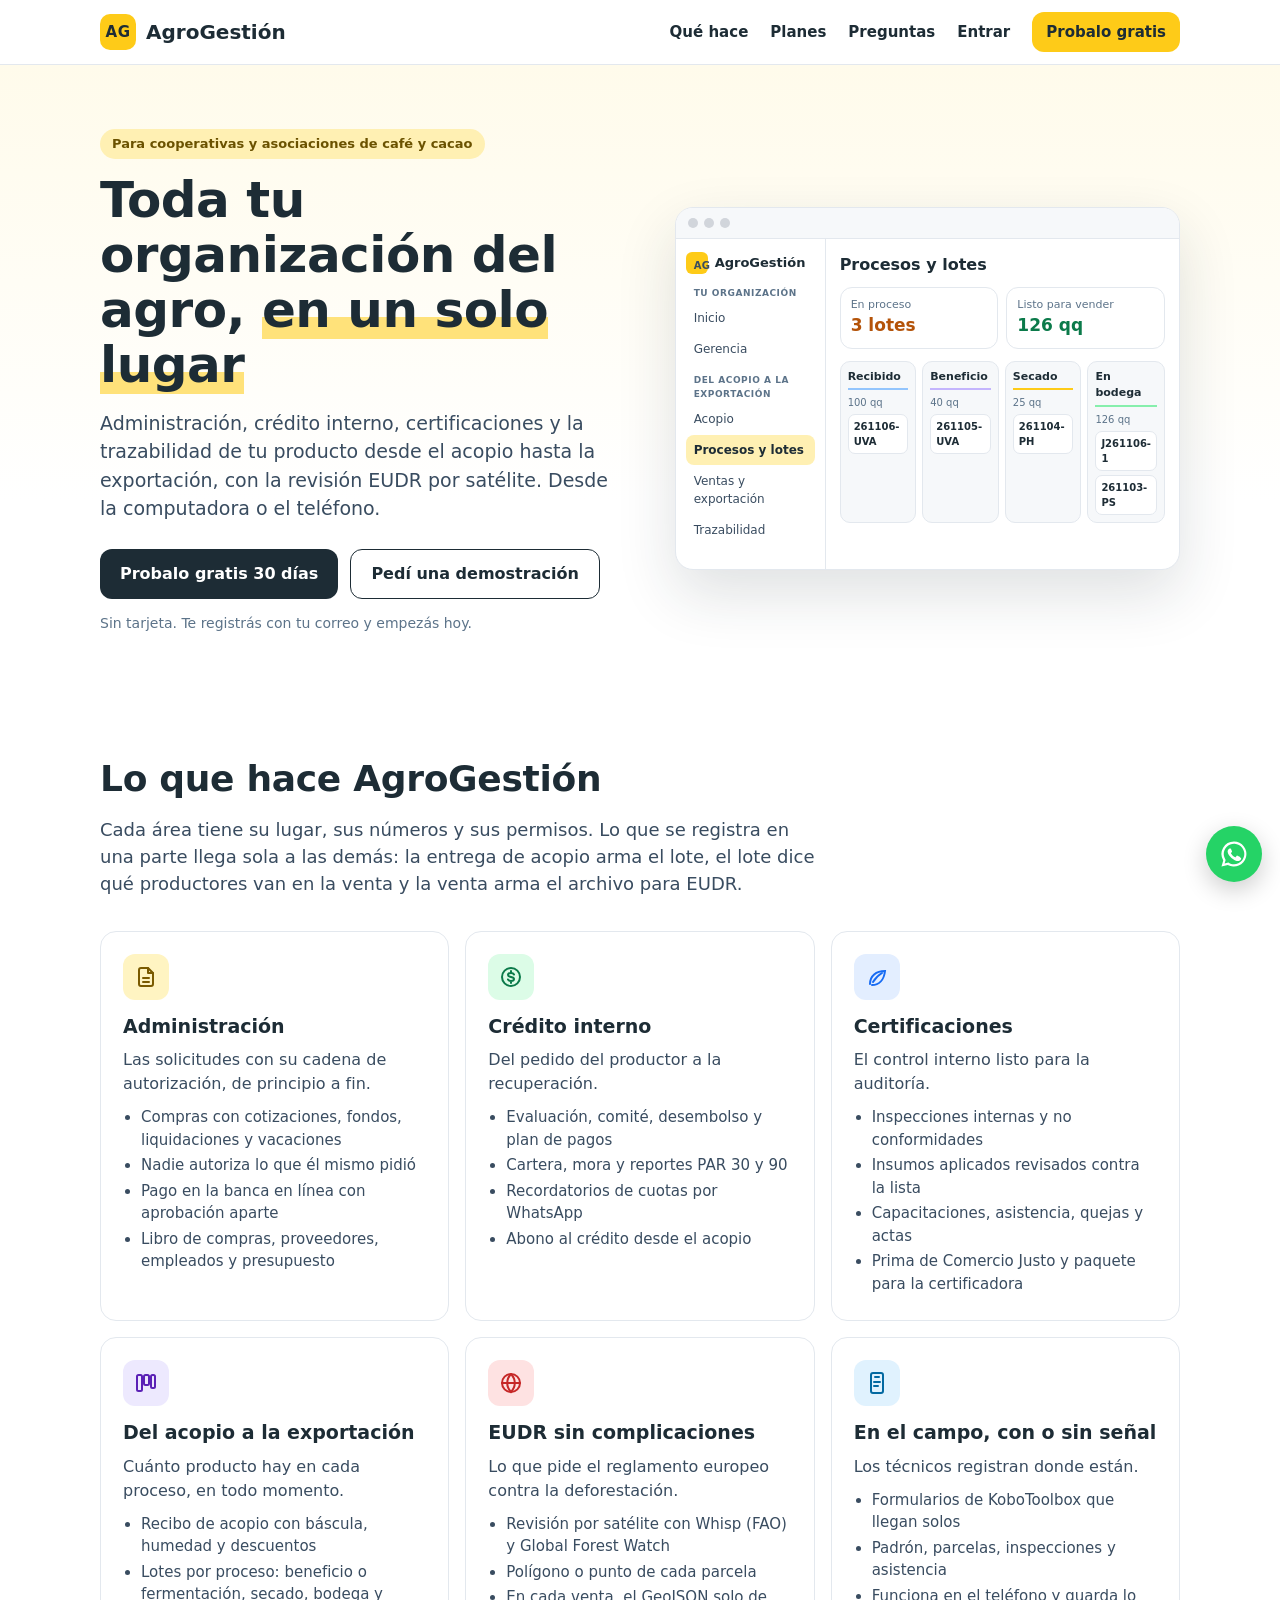
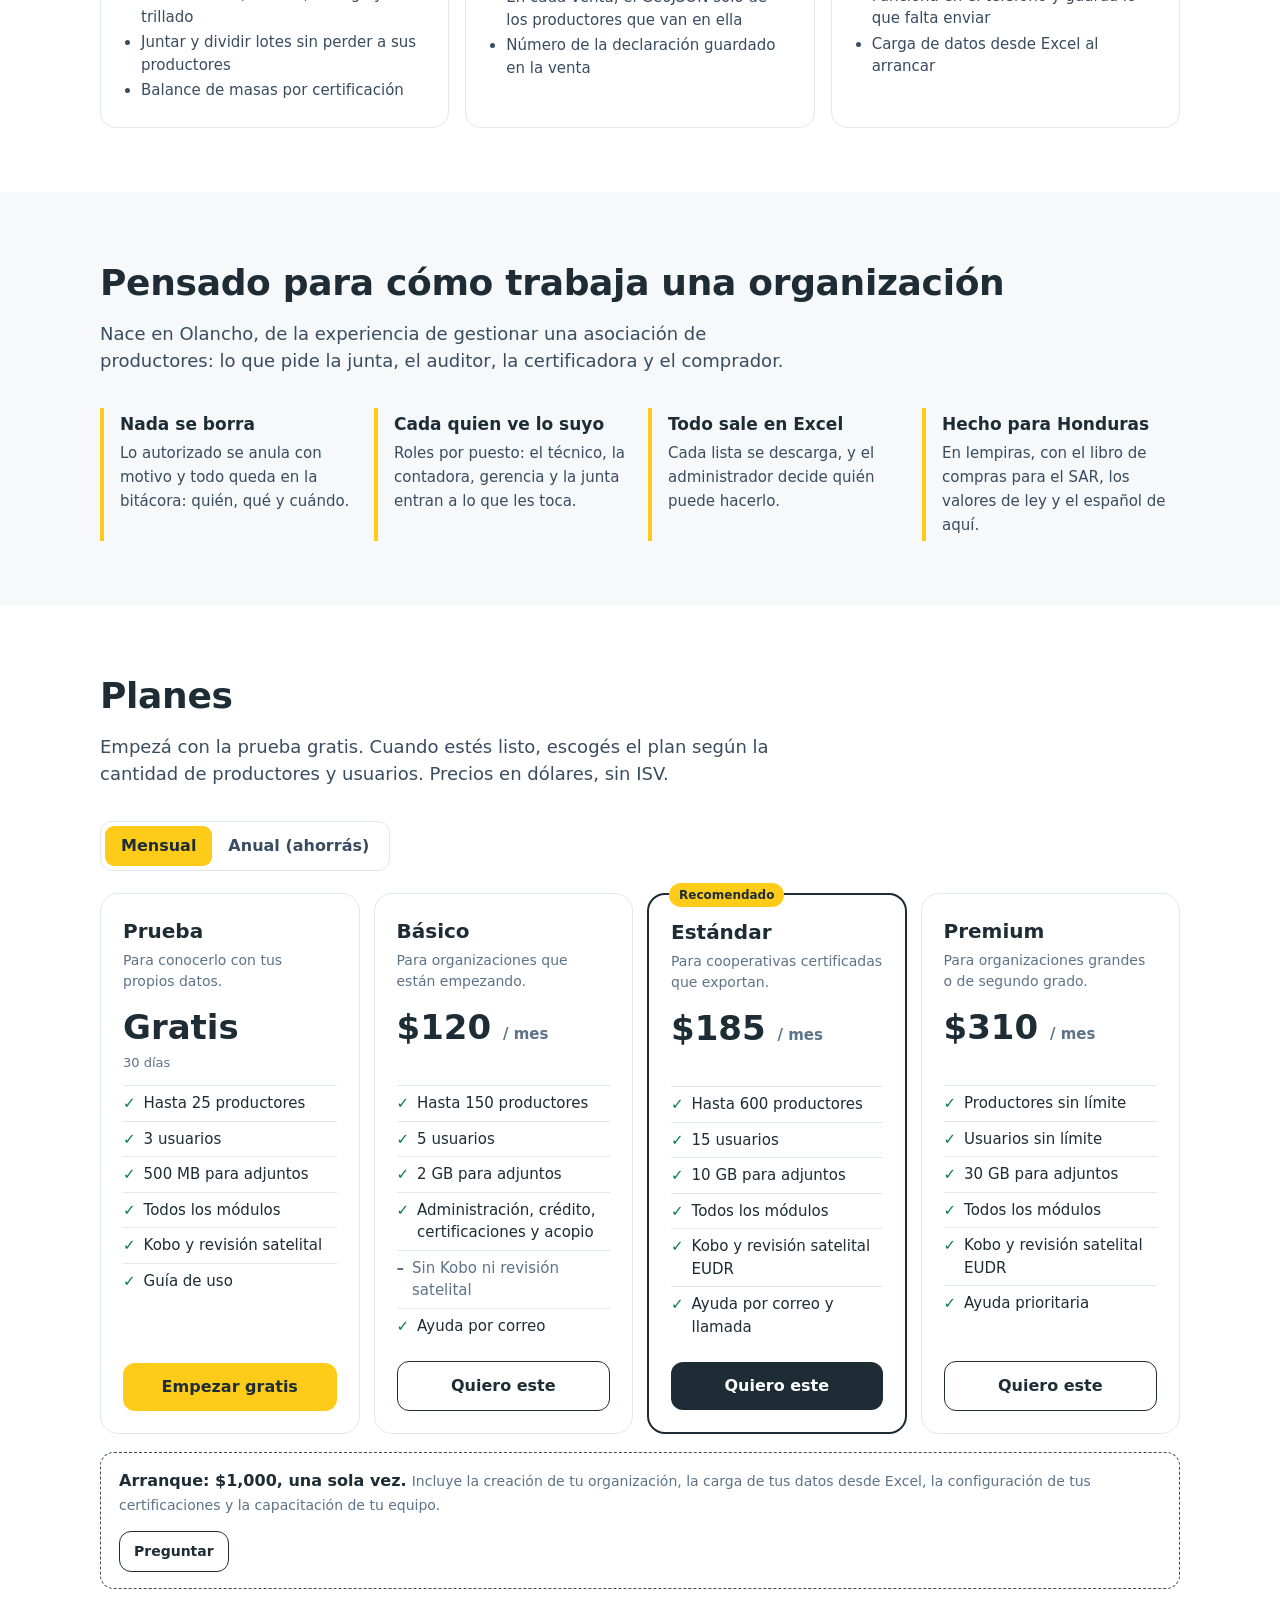
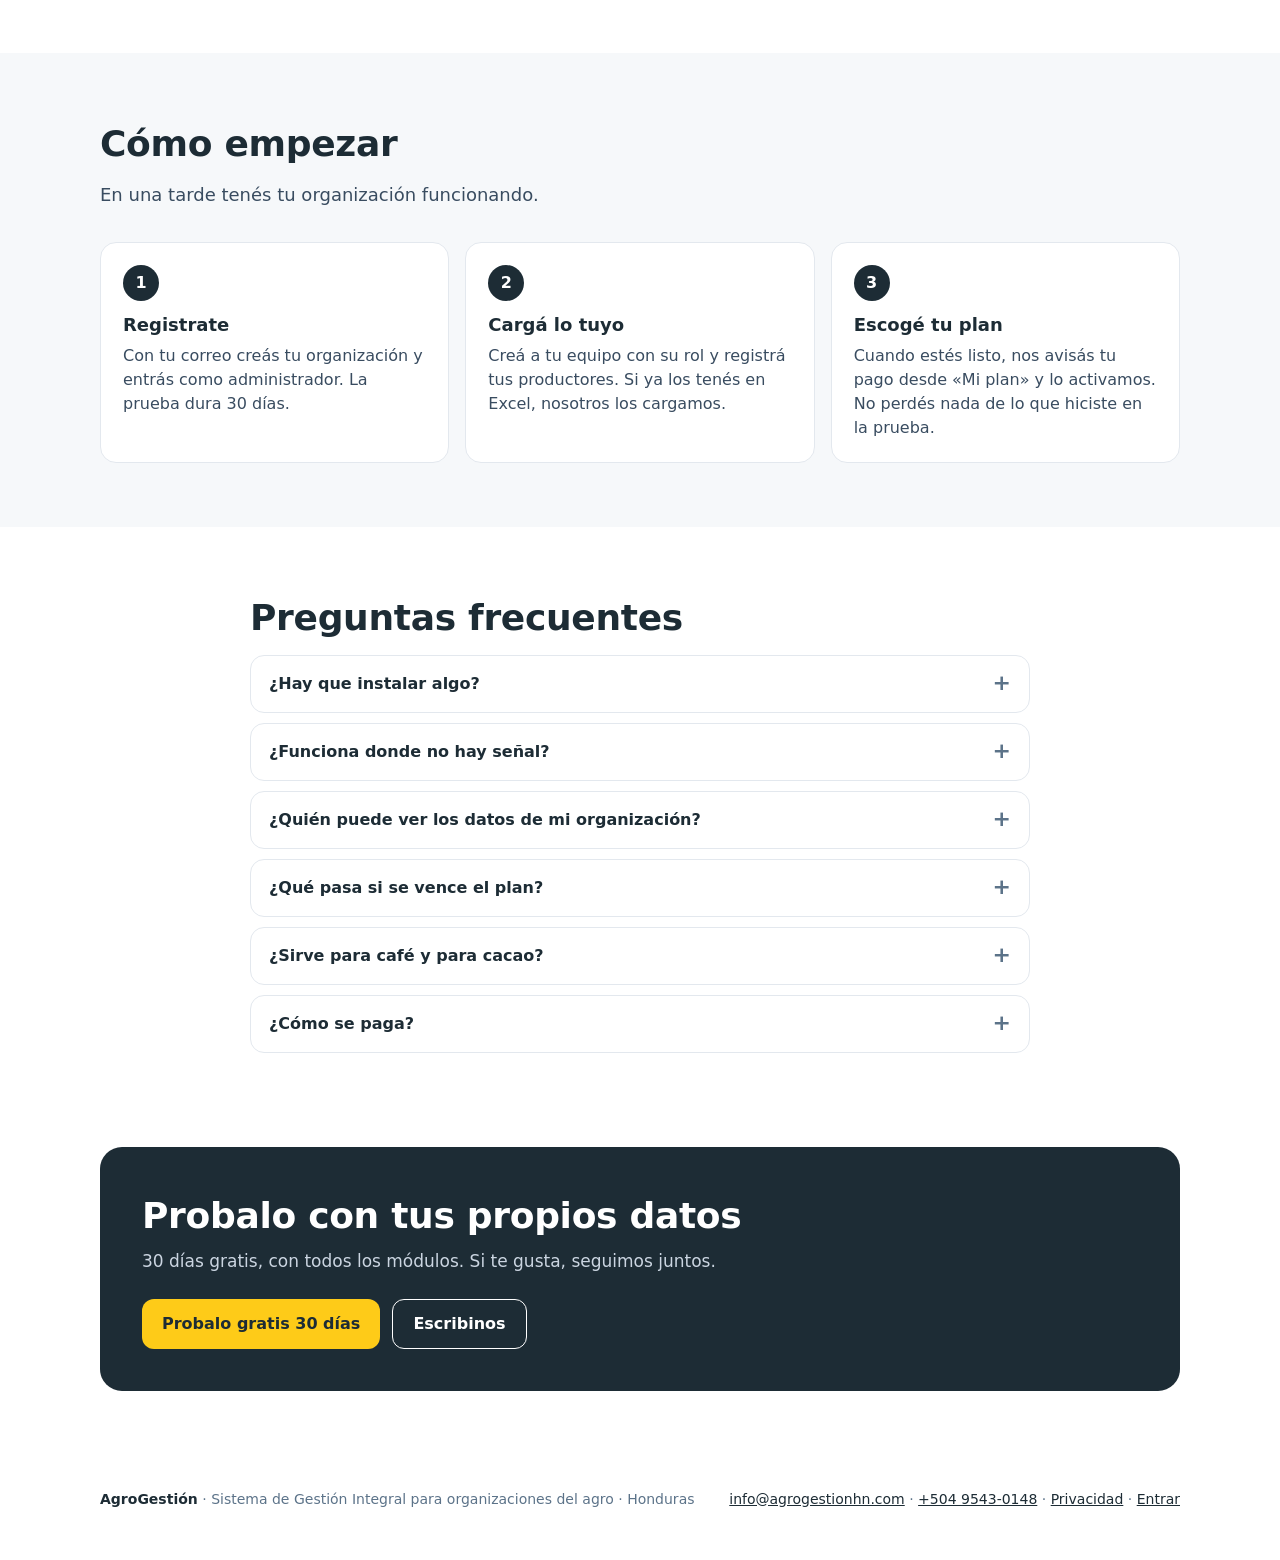
<file: inicio/index.html>
<!DOCTYPE html>
<html lang="es">
<head>
<meta charset="utf-8">
<meta name="viewport" content="width=device-width, initial-scale=1">
<title>AgroGestión – Sistema de Gestión Integral para organizaciones del agro</title>
<meta name="description" content="Administración, crédito interno, certificaciones, acopio, trazabilidad y EUDR en un solo lugar, para cooperativas y asociaciones de café y cacao de Honduras. Probalo gratis 30 días.">
<meta name="theme-color" content="#ffffff">
<meta property="og:title" content="AgroGestión – Toda tu organización del agro en un solo lugar">
<meta property="og:description" content="Administración, crédito, certificaciones, trazabilidad y EUDR para cooperativas de café y cacao. Probalo gratis 30 días.">
<meta property="og:image" content="https://app.agrogestionhn.com/iconos/ag-512.png">
<link rel="icon" href="/iconos/ag-192.png">
<link rel="apple-touch-icon" href="/iconos/ag-apple-180.png">
<style>
:root{--am:#FECB18;--am2:#F2BD00;--az:#1D2C35;--az2:#394C60;--gr:#5C7389;--bo:#E3E8EE;--fo:#F6F8FA;--li:#176BF3;--ve:#0B7A4A;--ro:#C62828}
*{box-sizing:border-box}
html{scroll-behavior:smooth}
body{margin:0;font-family:system-ui,-apple-system,"Segoe UI",Roboto,sans-serif;color:var(--az);background:#fff;line-height:1.5;font-size:16px}
a{color:var(--li)}
.cont{max-width:1120px;margin:0 auto;padding:0 20px}
/* barra */
.barra{position:sticky;top:0;z-index:10;background:rgba(255,255,255,.95);backdrop-filter:blur(6px);border-bottom:1px solid var(--bo)}
.barra .cont{display:flex;align-items:center;justify-content:space-between;gap:14px;height:64px}
.marca{display:flex;align-items:center;gap:10px;font-weight:800;font-size:20px;color:var(--az);text-decoration:none}
.logo{background:var(--am);color:var(--az);border-radius:10px;width:36px;height:36px;display:inline-flex;align-items:center;justify-content:center;font-size:15px;letter-spacing:.5px}
.menu{display:flex;gap:22px;align-items:center}
.menu a{color:var(--az);text-decoration:none;font-weight:600;font-size:15px}
.menu a:hover{color:var(--li)}
.btn{display:inline-flex;align-items:center;justify-content:center;gap:8px;font:inherit;font-weight:700;border-radius:12px;padding:12px 20px;text-decoration:none;border:0;cursor:pointer;white-space:nowrap}
.btn-p{background:var(--az);color:#fff}.btn-p:hover{background:#2E4250}
.btn-a{background:var(--am);color:var(--az)}.btn-a:hover{background:var(--am2)}
.btn-s{background:#fff;color:var(--az);border:1.5px solid var(--az)}.btn-s:hover{background:var(--fo)}
.btn-ch{padding:9px 14px;font-size:14px}
@media (max-width:860px){.menu .sec{display:none}}
/* portada */
.portada{padding:64px 0 40px;background:linear-gradient(180deg,#FFFBEB 0%,#fff 70%)}
.portada .cont{display:grid;grid-template-columns:1.05fr 1fr;gap:44px;align-items:center}
.eti{display:inline-block;background:#FFF0B3;color:#6B5200;font-weight:700;font-size:13px;border-radius:999px;padding:5px 12px;margin-bottom:14px}
h1{font-size:clamp(32px,4.6vw,50px);line-height:1.1;margin:0 0 16px;letter-spacing:-.5px}
h1 em{font-style:normal;background:linear-gradient(transparent 62%,#FFE27A 62%)}
.sub{font-size:19px;color:var(--az2);margin:0 0 26px;max-width:560px}
.acc{display:flex;gap:12px;flex-wrap:wrap}
.nota{color:var(--gr);font-size:14px}
.pie-portada{margin-top:14px}
/* maqueta de la app */
.maq{background:#fff;border:1px solid var(--bo);border-radius:18px;box-shadow:0 24px 60px rgba(29,44,53,.14);overflow:hidden}
.maq-b{display:flex;gap:6px;padding:10px 12px;border-bottom:1px solid var(--bo);background:var(--fo)}
.maq-b i{width:10px;height:10px;border-radius:50%;background:#D1D5DB;display:block}
.maq-c{display:grid;grid-template-columns:150px 1fr;min-height:330px}
.maq-l{border-right:1px solid var(--bo);padding:12px 10px;font-size:12px}
.maq-l b{display:flex;gap:7px;align-items:center;margin-bottom:12px;font-size:13px}
.maq-l .lg{width:22px;height:22px;font-size:10px;border-radius:6px}
.maq-l span{display:block;padding:6px 8px;border-radius:8px;color:var(--az2);margin:1px 0}
.maq-l span.ac{background:#FFF0B3;font-weight:700;color:var(--az)}
.maq-l small{display:block;color:var(--gr);font-size:9px;letter-spacing:.06em;text-transform:uppercase;font-weight:700;margin:10px 8px 3px}
.maq-m{padding:14px}
.maq-m h4{margin:0 0 10px;font-size:16px}
.mk{display:grid;grid-template-columns:1fr 1fr;gap:8px;margin-bottom:12px}
.mk div{border:1px solid var(--bo);border-radius:12px;padding:9px 10px;font-size:11px;color:var(--gr)}
.mk b{display:block;font-size:17px;color:var(--az)}
.mk .v b{color:var(--ve)}.mk .r b{color:var(--ro)}.mk .a b{color:#B45309}
.mt{display:grid;grid-template-columns:repeat(4,1fr);gap:6px}
.mt div{background:var(--fo);border:1px solid var(--bo);border-radius:10px;padding:7px;font-size:10px;color:var(--gr);min-height:86px}
.mt div b{display:block;color:var(--az);font-size:11px;margin-bottom:5px;border-bottom:2px solid #D1D5DB;padding-bottom:3px}
.mt div:nth-child(1) b{border-color:#93C5FD}.mt div:nth-child(2) b{border-color:#C4B5FD}.mt div:nth-child(3) b{border-color:var(--am)}.mt div:nth-child(4) b{border-color:#86EFAC}
.mt span{display:block;background:#fff;border:1px solid var(--bo);border-radius:7px;padding:4px 5px;margin-top:4px;color:var(--az);font-weight:700}
@media (max-width:900px){.portada .cont{grid-template-columns:1fr}.maq-c{grid-template-columns:1fr}.maq-l{display:none}}
/* secciones */
section{padding:64px 0}
.gris{background:var(--fo)}
h2{font-size:clamp(26px,3.2vw,36px);margin:0 0 10px;letter-spacing:-.3px}
.intro{color:var(--az2);font-size:18px;max-width:720px;margin:0 0 34px}
.mods{display:grid;grid-template-columns:repeat(3,1fr);gap:16px}
.mod{background:#fff;border:1px solid var(--bo);border-radius:16px;padding:22px}
.mod .ic{width:46px;height:46px;border-radius:12px;display:flex;align-items:center;justify-content:center;margin-bottom:12px}
.mod h3{margin:0 0 8px;font-size:19px}
.mod p{margin:0 0 10px;color:var(--az2)}
.mod ul{margin:0;padding-left:18px;color:var(--az2);font-size:15px}
.mod li{margin:3px 0}
.c1{background:#FFF4C2;color:#7A5A00}.c2{background:#DCFCE7;color:var(--ve)}.c3{background:#E3EEFF;color:var(--li)}.c4{background:#EDE9FE;color:#5B21B6}.c5{background:#FEE2E2;color:var(--ro)}.c6{background:#E0F2FE;color:#0369A1}
@media (max-width:960px){.mods{grid-template-columns:1fr 1fr}}
@media (max-width:620px){.mods{grid-template-columns:1fr}}
/* razones */
.razones{display:grid;grid-template-columns:repeat(4,1fr);gap:16px}
.razon{border-left:4px solid var(--am);padding:4px 0 4px 16px}
.razon b{display:block;font-size:17px;margin-bottom:4px}
.razon span{color:var(--az2);font-size:15px}
@media (max-width:900px){.razones{grid-template-columns:1fr 1fr}}
@media (max-width:560px){.razones{grid-template-columns:1fr}}
/* planes */
.periodo{display:inline-flex;background:#fff;border:1px solid var(--bo);border-radius:12px;padding:4px;margin-bottom:22px}
.periodo button{font:inherit;font-weight:700;border:0;background:none;border-radius:9px;padding:8px 16px;cursor:pointer;color:var(--az2)}
.periodo button.ac{background:var(--am);color:var(--az)}
.planes{display:grid;grid-template-columns:repeat(4,1fr);gap:14px;align-items:stretch}
.plan{background:#fff;border:1px solid var(--bo);border-radius:18px;padding:22px;display:flex;flex-direction:column}
.plan.dest{border:2px solid var(--az);position:relative}
.plan.dest::before{content:"Recomendado";position:absolute;top:-12px;left:20px;background:var(--am);color:var(--az);font-size:12px;font-weight:800;border-radius:999px;padding:3px 10px}
.plan h3{margin:0 0 4px;font-size:20px}
.plan .para{color:var(--gr);font-size:14px;min-height:40px}
.precio{font-size:34px;font-weight:800;margin:10px 0 0}
.precio small{font-size:15px;font-weight:600;color:var(--gr)}
.equiv{color:var(--gr);font-size:13px;min-height:20px;margin-bottom:12px}
.plan ul{list-style:none;padding:0;margin:0 0 18px;font-size:15px;flex:1}
.plan li{padding:6px 0;border-top:1px solid var(--bo);display:flex;gap:8px}
.plan li::before{content:"✓";color:var(--ve);font-weight:800}
.plan li.no{color:var(--gr)}.plan li.no::before{content:"–";color:var(--gr)}
.plan .btn{width:100%}
.arranque{margin-top:18px;background:#fff;border:1px dashed var(--az2);border-radius:14px;padding:16px 18px;display:flex;gap:14px;align-items:center;justify-content:space-between;flex-wrap:wrap}
@media (max-width:1000px){.planes{grid-template-columns:1fr 1fr}}
@media (max-width:560px){.planes{grid-template-columns:1fr}}
/* pasos */
.pasos{display:grid;grid-template-columns:repeat(3,1fr);gap:16px;counter-reset:p}
.paso{background:#fff;border:1px solid var(--bo);border-radius:16px;padding:22px;counter-increment:p}
.paso::before{content:counter(p);display:inline-flex;width:36px;height:36px;border-radius:50%;background:var(--az);color:#fff;font-weight:800;align-items:center;justify-content:center;margin-bottom:10px}
.paso b{display:block;font-size:18px;margin-bottom:6px}
.paso span{color:var(--az2)}
@media (max-width:760px){.pasos{grid-template-columns:1fr}}
/* preguntas */
.faq{max-width:820px}
details{border:1px solid var(--bo);border-radius:14px;padding:4px 18px;margin-bottom:10px;background:#fff}
summary{cursor:pointer;font-weight:700;padding:12px 0;list-style:none;display:flex;justify-content:space-between;gap:10px}
summary::-webkit-details-marker{display:none}
summary::after{content:"+";font-size:22px;line-height:1;color:var(--gr)}
details[open] summary::after{content:"–"}
details p{margin:0 0 14px;color:var(--az2)}
/* cierre */
.cierre{background:var(--az);color:#fff;border-radius:22px;padding:42px;display:flex;gap:24px;align-items:center;justify-content:space-between;flex-wrap:wrap}
.cierre h2{color:#fff;margin:0 0 6px}
.cierre p{margin:0;color:#CBD5E1;font-size:17px}
footer{padding:34px 0 50px;color:var(--gr);font-size:14px}
footer .cont{display:flex;gap:20px;justify-content:space-between;flex-wrap:wrap}
footer a{color:var(--az)}
.wa{position:fixed;right:18px;bottom:18px;width:56px;height:56px;border-radius:50%;background:#25D366;color:#fff;display:flex;align-items:center;justify-content:center;box-shadow:0 8px 24px rgba(0,0,0,.2);z-index:20}
</style>
</head>
<body>

<header class="barra"><div class="cont">
  <a class="marca" href="#"><span class="logo">AG</span>AgroGestión</a>
  <nav class="menu">
    <a class="sec" href="#modulos">Qué hace</a>
    <a class="sec" href="#planes">Planes</a>
    <a class="sec" href="#preguntas">Preguntas</a>
    <a href="https://app.agrogestionhn.com/#/entrar">Entrar</a>
    <a class="btn btn-a btn-ch" href="https://app.agrogestionhn.com/#/registro">Probalo gratis</a>
  </nav>
</div></header>

<div class="portada"><div class="cont">
  <div>
    <span class="eti">Para cooperativas y asociaciones de café y cacao</span>
    <h1>Toda tu organización del agro, <em>en un solo lugar</em></h1>
    <p class="sub">Administración, crédito interno, certificaciones y la trazabilidad de tu producto desde el acopio hasta la exportación, con la revisión EUDR por satélite. Desde la computadora o el teléfono.</p>
    <div class="acc">
      <a class="btn btn-p" href="https://app.agrogestionhn.com/#/registro">Probalo gratis 30 días</a>
      <a class="btn btn-s" href="https://wa.me/50495430148?text=Hola%2C%20quiero%20conocer%20AgroGesti%C3%B3n" target="_blank" rel="noopener">Pedí una demostración</a>
    </div>
    <p class="nota pie-portada">Sin tarjeta. Te registrás con tu correo y empezás hoy.</p>
  </div>
  <div class="maq" aria-hidden="true">
    <div class="maq-b"><i></i><i></i><i></i></div>
    <div class="maq-c">
      <div class="maq-l"><b><span class="logo lg">AG</span>AgroGestión</b>
        <small>Tu organización</small><span>Inicio</span><span>Gerencia</span>
        <small>Del acopio a la exportación</small><span>Acopio</span><span class="ac">Procesos y lotes</span><span>Ventas y exportación</span><span>Trazabilidad</span>
      </div>
      <div class="maq-m"><h4>Procesos y lotes</h4>
        <div class="mk"><div class="a">En proceso<b>3 lotes</b></div><div class="v">Listo para vender<b>126 qq</b></div></div>
        <div class="mt">
          <div><b>Recibido</b>100 qq<span>261106-UVA</span></div>
          <div><b>Beneficio</b>40 qq<span>261105-UVA</span></div>
          <div><b>Secado</b>25 qq<span>261104-PH</span></div>
          <div><b>En bodega</b>126 qq<span>J261106-1</span><span>261103-PS</span></div>
        </div>
      </div>
    </div>
  </div>
</div></div>

<section id="modulos"><div class="cont">
  <h2>Lo que hace AgroGestión</h2>
  <p class="intro">Cada área tiene su lugar, sus números y sus permisos. Lo que se registra en una parte llega sola a las demás: la entrega de acopio arma el lote, el lote dice qué productores van en la venta y la venta arma el archivo para EUDR.</p>
  <div class="mods">
    <div class="mod"><div class="ic c1"><svg width="24" height="24" viewBox="0 0 24 24" fill="none" stroke="currentColor" stroke-width="2" stroke-linecap="round" stroke-linejoin="round"><path d="M14 3H7a2 2 0 0 0-2 2v14a2 2 0 0 0 2 2h10a2 2 0 0 0 2-2V8z"/><path d="M14 3v5h5M9 13h6M9 17h6"/></svg></div>
      <h3>Administración</h3><p>Las solicitudes con su cadena de autorización, de principio a fin.</p>
      <ul><li>Compras con cotizaciones, fondos, liquidaciones y vacaciones</li><li>Nadie autoriza lo que él mismo pidió</li><li>Pago en la banca en línea con aprobación aparte</li><li>Libro de compras, proveedores, empleados y presupuesto</li></ul></div>
    <div class="mod"><div class="ic c2"><svg width="24" height="24" viewBox="0 0 24 24" fill="none" stroke="currentColor" stroke-width="2" stroke-linecap="round"><circle cx="12" cy="12" r="9"/><path d="M15 9.5c-.5-1-1.6-1.5-3-1.5-1.7 0-3 .9-3 2s1.3 1.7 3 2 3 .9 3 2-1.3 2-3 2c-1.4 0-2.5-.5-3-1.5M12 6v2M12 16v2"/></svg></div>
      <h3>Crédito interno</h3><p>Del pedido del productor a la recuperación.</p>
      <ul><li>Evaluación, comité, desembolso y plan de pagos</li><li>Cartera, mora y reportes PAR 30 y 90</li><li>Recordatorios de cuotas por WhatsApp</li><li>Abono al crédito desde el acopio</li></ul></div>
    <div class="mod"><div class="ic c3"><svg width="24" height="24" viewBox="0 0 24 24" fill="none" stroke="currentColor" stroke-width="2" stroke-linecap="round"><path d="M5 19c0-8 6-13 15-13-1 9-6 14-13 14"/><path d="M8 17c2.5-4 5.5-7 9-9"/></svg></div>
      <h3>Certificaciones</h3><p>El control interno listo para la auditoría.</p>
      <ul><li>Inspecciones internas y no conformidades</li><li>Insumos aplicados revisados contra la lista</li><li>Capacitaciones, asistencia, quejas y actas</li><li>Prima de Comercio Justo y paquete para la certificadora</li></ul></div>
    <div class="mod"><div class="ic c4"><svg width="24" height="24" viewBox="0 0 24 24" fill="none" stroke="currentColor" stroke-width="2" stroke-linecap="round"><rect x="3" y="4" width="5" height="16" rx="1.5"/><rect x="10" y="4" width="5" height="10" rx="1.5"/><rect x="17" y="4" width="4" height="13" rx="1.5"/></svg></div>
      <h3>Del acopio a la exportación</h3><p>Cuánto producto hay en cada proceso, en todo momento.</p>
      <ul><li>Recibo de acopio con báscula, humedad y descuentos</li><li>Lotes por proceso: beneficio o fermentación, secado, bodega y trillado</li><li>Juntar y dividir lotes sin perder a sus productores</li><li>Balance de masas por certificación</li></ul></div>
    <div class="mod"><div class="ic c5"><svg width="24" height="24" viewBox="0 0 24 24" fill="none" stroke="currentColor" stroke-width="2" stroke-linecap="round"><circle cx="12" cy="12" r="9"/><path d="M3 12h18M12 3c2.5 2.7 3.8 5.7 3.8 9s-1.3 6.3-3.8 9c-2.5-2.7-3.8-5.7-3.8-9S9.5 5.7 12 3"/></svg></div>
      <h3>EUDR sin complicaciones</h3><p>Lo que pide el reglamento europeo contra la deforestación.</p>
      <ul><li>Revisión por satélite con Whisp (FAO) y Global Forest Watch</li><li>Polígono o punto de cada parcela</li><li>En cada venta, el GeoJSON solo de los productores que van en ella</li><li>Número de la declaración guardado en la venta</li></ul></div>
    <div class="mod"><div class="ic c6"><svg width="24" height="24" viewBox="0 0 24 24" fill="none" stroke="currentColor" stroke-width="2" stroke-linecap="round"><rect x="6" y="2" width="12" height="20" rx="2"/><path d="M10 6h4M9 11h6M9 15h4"/></svg></div>
      <h3>En el campo, con o sin señal</h3><p>Los técnicos registran donde están.</p>
      <ul><li>Formularios de KoboToolbox que llegan solos</li><li>Padrón, parcelas, inspecciones y asistencia</li><li>Funciona en el teléfono y guarda lo que falta enviar</li><li>Carga de datos desde Excel al arrancar</li></ul></div>
  </div>
</div></section>

<section class="gris"><div class="cont">
  <h2>Pensado para cómo trabaja una organización</h2>
  <p class="intro">Nace en Olancho, de la experiencia de gestionar una asociación de productores: lo que pide la junta, el auditor, la certificadora y el comprador.</p>
  <div class="razones">
    <div class="razon"><b>Nada se borra</b><span>Lo autorizado se anula con motivo y todo queda en la bitácora: quién, qué y cuándo.</span></div>
    <div class="razon"><b>Cada quien ve lo suyo</b><span>Roles por puesto: el técnico, la contadora, gerencia y la junta entran a lo que les toca.</span></div>
    <div class="razon"><b>Todo sale en Excel</b><span>Cada lista se descarga, y el administrador decide quién puede hacerlo.</span></div>
    <div class="razon"><b>Hecho para Honduras</b><span>En lempiras, con el libro de compras para el SAR, los valores de ley y el español de aquí.</span></div>
  </div>
</div></section>

<section id="planes"><div class="cont">
  <h2>Planes</h2>
  <p class="intro">Empezá con la prueba gratis. Cuando estés listo, escogés el plan según la cantidad de productores y usuarios. Precios en dólares, sin ISV.</p>
  <div class="periodo" role="tablist"><button type="button" class="ac" data-p="mes">Mensual</button><button type="button" data-p="anio">Anual (ahorrás)</button></div>
  <div class="planes">
    <div class="plan"><h3>Prueba</h3><div class="para">Para conocerlo con tus propios datos.</div>
      <div class="precio">Gratis</div><div class="equiv">30 días</div>
      <ul><li>Hasta 25 productores</li><li>3 usuarios</li><li>500 MB para adjuntos</li><li>Todos los módulos</li><li>Kobo y revisión satelital</li><li>Guía de uso</li></ul>
      <a class="btn btn-a" href="https://app.agrogestionhn.com/#/registro">Empezar gratis</a></div>
    <div class="plan"><h3>Básico</h3><div class="para">Para organizaciones que están empezando.</div>
      <div class="precio" data-mes="$120" data-anio="$930"><span>$120</span> <small data-mes="/ mes" data-anio="/ año">/ mes</small></div><div class="equiv" data-mes="" data-anio="Unos $78 al mes">&nbsp;</div>
      <ul><li>Hasta 150 productores</li><li>5 usuarios</li><li>2 GB para adjuntos</li><li>Administración, crédito, certificaciones y acopio</li><li class="no">Sin Kobo ni revisión satelital</li><li>Ayuda por correo</li></ul>
      <a class="btn btn-s" href="https://wa.me/50495430148?text=Hola%2C%20me%20interesa%20el%20plan%20B%C3%A1sico%20de%20AgroGesti%C3%B3n" target="_blank" rel="noopener">Quiero este</a></div>
    <div class="plan dest"><h3>Estándar</h3><div class="para">Para cooperativas certificadas que exportan.</div>
      <div class="precio" data-mes="$185" data-anio="$1,450"><span>$185</span> <small data-mes="/ mes" data-anio="/ año">/ mes</small></div><div class="equiv" data-mes="" data-anio="Unos $121 al mes">&nbsp;</div>
      <ul><li>Hasta 600 productores</li><li>15 usuarios</li><li>10 GB para adjuntos</li><li>Todos los módulos</li><li>Kobo y revisión satelital EUDR</li><li>Ayuda por correo y llamada</li></ul>
      <a class="btn btn-p" href="https://wa.me/50495430148?text=Hola%2C%20me%20interesa%20el%20plan%20Est%C3%A1ndar%20de%20AgroGesti%C3%B3n" target="_blank" rel="noopener">Quiero este</a></div>
    <div class="plan"><h3>Premium</h3><div class="para">Para organizaciones grandes o de segundo grado.</div>
      <div class="precio" data-mes="$310" data-anio="$2,420"><span>$310</span> <small data-mes="/ mes" data-anio="/ año">/ mes</small></div><div class="equiv" data-mes="" data-anio="Unos $202 al mes">&nbsp;</div>
      <ul><li>Productores sin límite</li><li>Usuarios sin límite</li><li>30 GB para adjuntos</li><li>Todos los módulos</li><li>Kobo y revisión satelital EUDR</li><li>Ayuda prioritaria</li></ul>
      <a class="btn btn-s" href="https://wa.me/50495430148?text=Hola%2C%20me%20interesa%20el%20plan%20Premium%20de%20AgroGesti%C3%B3n" target="_blank" rel="noopener">Quiero este</a></div>
  </div>
  <div class="arranque"><div><b>Arranque: $1,000, una sola vez.</b> <span class="nota">Incluye la creación de tu organización, la carga de tus datos desde Excel, la configuración de tus certificaciones y la capacitación de tu equipo.</span></div>
    <a class="btn btn-s btn-ch" href="https://wa.me/50495430148?text=Hola%2C%20quiero%20saber%20m%C3%A1s%20del%20arranque%20de%20AgroGesti%C3%B3n" target="_blank" rel="noopener">Preguntar</a></div>
</div></section>

<section class="gris"><div class="cont">
  <h2>Cómo empezar</h2>
  <p class="intro">En una tarde tenés tu organización funcionando.</p>
  <div class="pasos">
    <div class="paso"><b>Registrate</b><span>Con tu correo creás tu organización y entrás como administrador. La prueba dura 30 días.</span></div>
    <div class="paso"><b>Cargá lo tuyo</b><span>Creá a tu equipo con su rol y registrá tus productores. Si ya los tenés en Excel, nosotros los cargamos.</span></div>
    <div class="paso"><b>Escogé tu plan</b><span>Cuando estés listo, nos avisás tu pago desde «Mi plan» y lo activamos. No perdés nada de lo que hiciste en la prueba.</span></div>
  </div>
</div></section>

<section id="preguntas"><div class="cont faq">
  <h2>Preguntas frecuentes</h2>
  <details><summary>¿Hay que instalar algo?</summary><p>No. Se abre en el navegador de la computadora o del teléfono, en app.agrogestionhn.com. En el teléfono se puede agregar a la pantalla de inicio como una aplicación.</p></details>
  <details><summary>¿Funciona donde no hay señal?</summary><p>Sí, para el trabajo de campo. Con los formularios de KoboToolbox los técnicos llenan inspecciones, padrón y asistencia sin señal, y todo llega solo a AgroGestión cuando vuelve la conexión. La aplicación también guarda en el teléfono lo que falta enviar.</p></details>
  <details><summary>¿Quién puede ver los datos de mi organización?</summary><p>Solo las personas de tu organización, y cada una según su rol. Ninguna otra organización ve tus datos. El administrador de tu organización decide quién entra a cada sección y quién puede descargar en Excel.</p></details>
  <details><summary>¿Qué pasa si se vence el plan?</summary><p>Tu organización queda en solo lectura: podés ver y descargar todo, pero no registrar cosas nuevas hasta renovar. No se borra nada.</p></details>
  <details><summary>¿Sirve para café y para cacao?</summary><p>Sí. En la configuración escogés café, cacao o los dos. Los procesos, las formas del producto (uva, pergamino, oro; baba, fermentado, seco) y los factores de conversión se ajustan a cada uno.</p></details>
  <details><summary>¿Cómo se paga?</summary><p>Por ahora con transferencia o depósito. Desde «Mi plan» nos avisás el pago con el comprobante y lo activamos. Escribinos a info@agrogestionhn.com o al +504 9543-0148.</p></details>
</div></section>

<section style="padding-top:20px"><div class="cont">
  <div class="cierre"><div><h2>Probalo con tus propios datos</h2><p>30 días gratis, con todos los módulos. Si te gusta, seguimos juntos.</p></div>
    <div class="acc"><a class="btn btn-a" href="https://app.agrogestionhn.com/#/registro">Probalo gratis 30 días</a><a class="btn btn-s" style="background:transparent;color:#fff;border-color:#fff" href="https://wa.me/50495430148?text=Hola%2C%20quiero%20conocer%20AgroGesti%C3%B3n" target="_blank" rel="noopener">Escribinos</a></div></div>
</div></section>

<footer><div class="cont">
  <div><b style="color:var(--az)">AgroGestión</b> · Sistema de Gestión Integral para organizaciones del agro · Honduras</div>
  <div><a href="mailto:info@agrogestionhn.com">info@agrogestionhn.com</a> · <a href="https://wa.me/50495430148" target="_blank" rel="noopener">+504 9543-0148</a> · <a href="https://app.agrogestionhn.com/privacidad.html">Privacidad</a> · <a href="https://app.agrogestionhn.com/#/entrar">Entrar</a></div>
</div></footer>

<a class="wa" href="https://wa.me/50495430148?text=Hola%2C%20quiero%20conocer%20AgroGesti%C3%B3n" target="_blank" rel="noopener" aria-label="Escribinos por WhatsApp"><svg width="30" height="30" viewBox="0 0 24 24" fill="currentColor" aria-hidden="true"><path d="M12 2a10 10 0 0 0-8.6 15.1L2 22l5-1.3A10 10 0 1 0 12 2zm0 18.2c-1.5 0-3-.4-4.2-1.2l-.3-.2-3 .8.8-2.9-.2-.3A8.2 8.2 0 1 1 12 20.2zm4.5-6.1c-.2-.1-1.5-.7-1.7-.8-.2-.1-.4-.1-.6.1l-.8 1c-.1.2-.3.2-.5.1a6.7 6.7 0 0 1-3.3-2.9c-.3-.4.3-.4.8-1.4.1-.2 0-.3 0-.4l-.8-1.8c-.2-.5-.4-.4-.6-.4h-.5a1 1 0 0 0-.7.3 3 3 0 0 0-.9 2.2 5.2 5.2 0 0 0 1.1 2.8 11.9 11.9 0 0 0 4.6 4c1.7.7 2.4.8 3.2.7.5-.1 1.5-.6 1.7-1.2.2-.6.2-1.1.2-1.2-.1-.1-.3-.2-.5-.3z"/></svg></a>

<script>
document.querySelectorAll('.periodo button').forEach(b => b.onclick = () => {
  const p = b.dataset.p;
  document.querySelectorAll('.periodo button').forEach(x => x.classList.toggle('ac', x === b));
  document.querySelectorAll('.precio[data-mes]').forEach(e => { e.querySelector('span').textContent = e.dataset[p]; const s = e.querySelector('small'); s.textContent = s.dataset[p]; });
  document.querySelectorAll('.equiv[data-mes]').forEach(e => { e.innerHTML = e.dataset[p] || '&nbsp;'; });
});
</script>
</body>
</html>
</file>
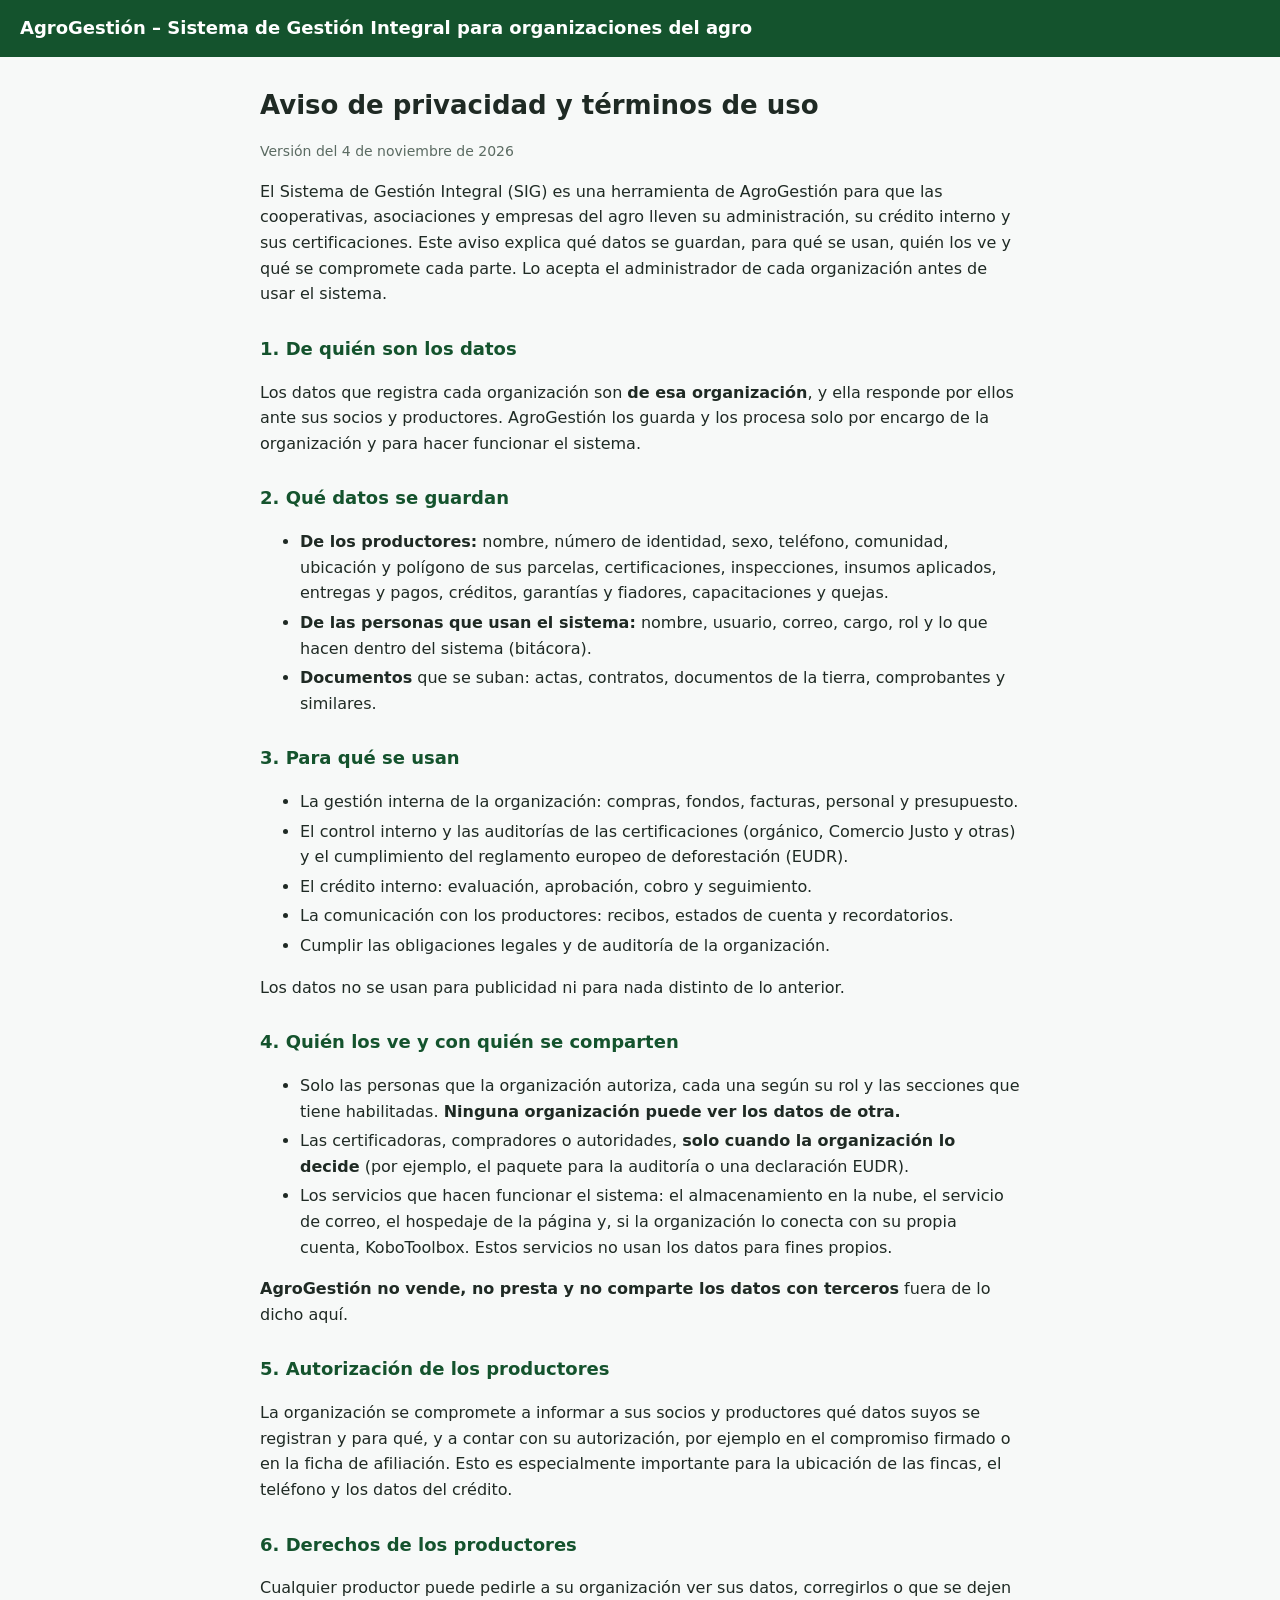
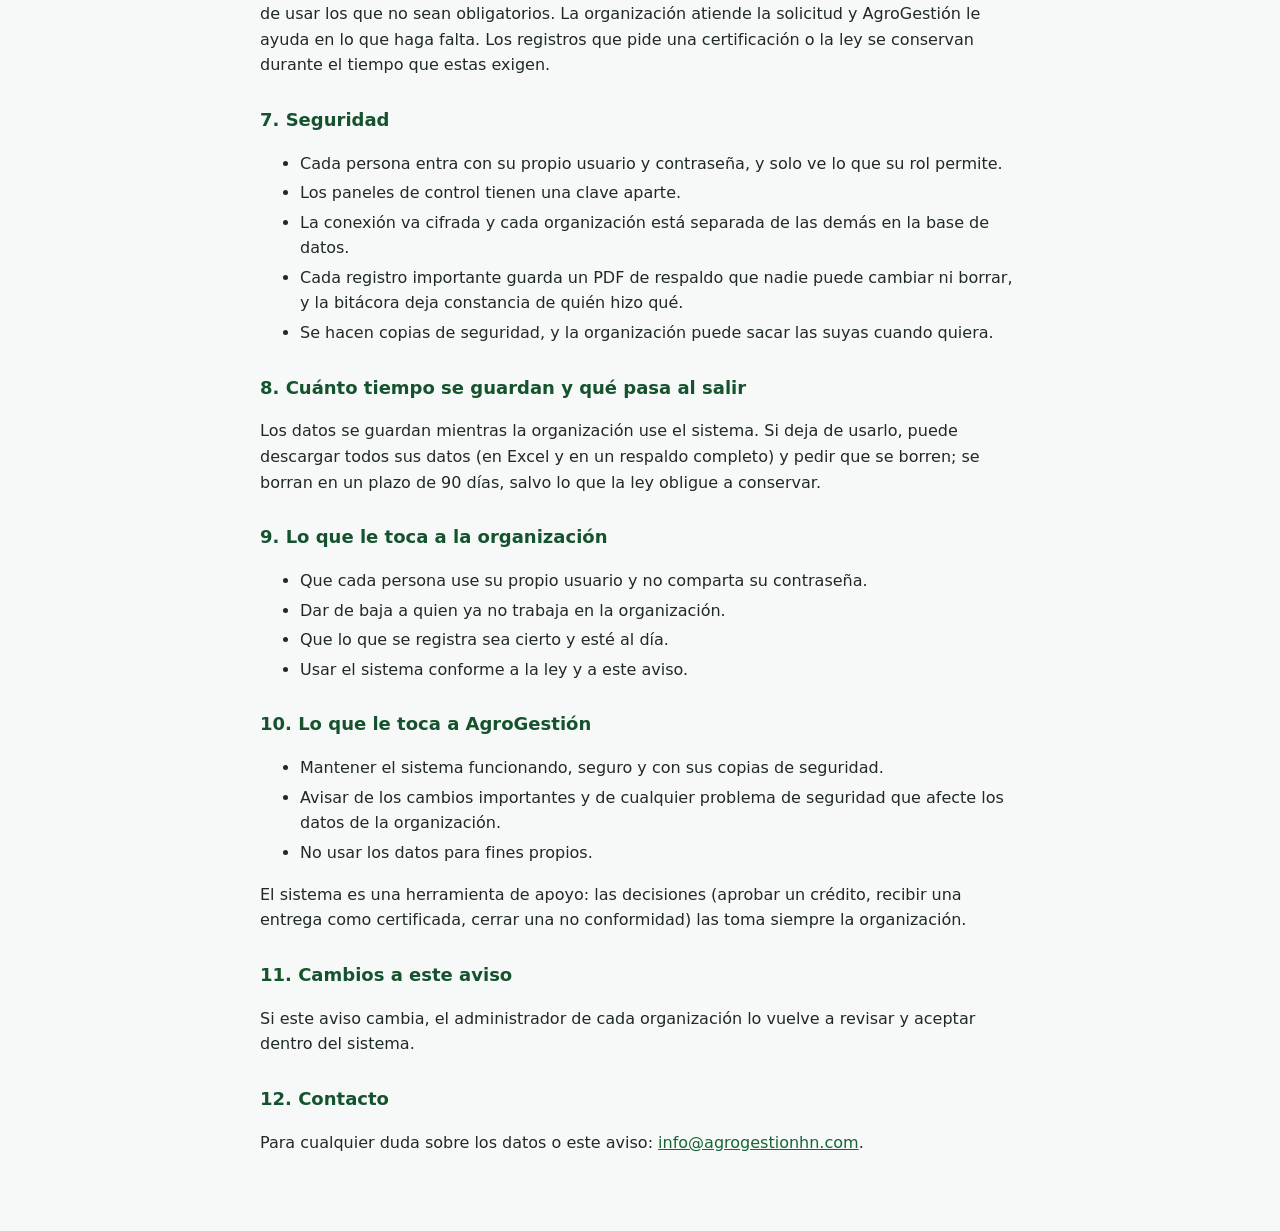
<file: privacidad.html>
<!DOCTYPE html>
<html lang="es">
<head>
<meta charset="utf-8">
<meta name="viewport" content="width=device-width, initial-scale=1">
<meta name="terminos-version" content="2026-11-04">
<title>Aviso de privacidad y términos de uso · SIG</title>
<style>
  body{font-family:system-ui,-apple-system,"Segoe UI",Roboto,sans-serif;color:#1f2a24;background:#f7f9f8;margin:0;line-height:1.6}
  main{max-width:760px;margin:0 auto;padding:28px 20px 60px}
  header{background:#14532d;color:#fff;padding:14px 20px}
  header b{font-size:18px}
  h1{font-size:26px;margin:0 0 4px}
  h2{font-size:18px;margin:28px 0 6px;color:#14532d}
  .nota{color:#5b6b62;font-size:14px}
  li{margin:4px 0}
  a{color:#166534}
  @media print{header{display:none}body{background:#fff}}
</style>
</head>
<body>
<header><b>AgroGestión – Sistema de Gestión Integral para organizaciones del agro</b></header>
<main>
<h1>Aviso de privacidad y términos de uso</h1>
<p class="nota">Versión del 4 de noviembre de 2026</p>

<p>El Sistema de Gestión Integral (SIG) es una herramienta de AgroGestión para que las cooperativas, asociaciones y empresas del agro lleven su administración, su crédito interno y sus certificaciones. Este aviso explica qué datos se guardan, para qué se usan, quién los ve y qué se compromete cada parte. Lo acepta el administrador de cada organización antes de usar el sistema.</p>

<h2>1. De quién son los datos</h2>
<p>Los datos que registra cada organización son <b>de esa organización</b>, y ella responde por ellos ante sus socios y productores. AgroGestión los guarda y los procesa solo por encargo de la organización y para hacer funcionar el sistema.</p>

<h2>2. Qué datos se guardan</h2>
<ul>
<li><b>De los productores:</b> nombre, número de identidad, sexo, teléfono, comunidad, ubicación y polígono de sus parcelas, certificaciones, inspecciones, insumos aplicados, entregas y pagos, créditos, garantías y fiadores, capacitaciones y quejas.</li>
<li><b>De las personas que usan el sistema:</b> nombre, usuario, correo, cargo, rol y lo que hacen dentro del sistema (bitácora).</li>
<li><b>Documentos</b> que se suban: actas, contratos, documentos de la tierra, comprobantes y similares.</li>
</ul>

<h2>3. Para qué se usan</h2>
<ul>
<li>La gestión interna de la organización: compras, fondos, facturas, personal y presupuesto.</li>
<li>El control interno y las auditorías de las certificaciones (orgánico, Comercio Justo y otras) y el cumplimiento del reglamento europeo de deforestación (EUDR).</li>
<li>El crédito interno: evaluación, aprobación, cobro y seguimiento.</li>
<li>La comunicación con los productores: recibos, estados de cuenta y recordatorios.</li>
<li>Cumplir las obligaciones legales y de auditoría de la organización.</li>
</ul>
<p>Los datos no se usan para publicidad ni para nada distinto de lo anterior.</p>

<h2>4. Quién los ve y con quién se comparten</h2>
<ul>
<li>Solo las personas que la organización autoriza, cada una según su rol y las secciones que tiene habilitadas. <b>Ninguna organización puede ver los datos de otra.</b></li>
<li>Las certificadoras, compradores o autoridades, <b>solo cuando la organización lo decide</b> (por ejemplo, el paquete para la auditoría o una declaración EUDR).</li>
<li>Los servicios que hacen funcionar el sistema: el almacenamiento en la nube, el servicio de correo, el hospedaje de la página y, si la organización lo conecta con su propia cuenta, KoboToolbox. Estos servicios no usan los datos para fines propios.</li>
</ul>
<p><b>AgroGestión no vende, no presta y no comparte los datos con terceros</b> fuera de lo dicho aquí.</p>

<h2>5. Autorización de los productores</h2>
<p>La organización se compromete a informar a sus socios y productores qué datos suyos se registran y para qué, y a contar con su autorización, por ejemplo en el compromiso firmado o en la ficha de afiliación. Esto es especialmente importante para la ubicación de las fincas, el teléfono y los datos del crédito.</p>

<h2>6. Derechos de los productores</h2>
<p>Cualquier productor puede pedirle a su organización ver sus datos, corregirlos o que se dejen de usar los que no sean obligatorios. La organización atiende la solicitud y AgroGestión le ayuda en lo que haga falta. Los registros que pide una certificación o la ley se conservan durante el tiempo que estas exigen.</p>

<h2>7. Seguridad</h2>
<ul>
<li>Cada persona entra con su propio usuario y contraseña, y solo ve lo que su rol permite.</li>
<li>Los paneles de control tienen una clave aparte.</li>
<li>La conexión va cifrada y cada organización está separada de las demás en la base de datos.</li>
<li>Cada registro importante guarda un PDF de respaldo que nadie puede cambiar ni borrar, y la bitácora deja constancia de quién hizo qué.</li>
<li>Se hacen copias de seguridad, y la organización puede sacar las suyas cuando quiera.</li>
</ul>

<h2>8. Cuánto tiempo se guardan y qué pasa al salir</h2>
<p>Los datos se guardan mientras la organización use el sistema. Si deja de usarlo, puede descargar todos sus datos (en Excel y en un respaldo completo) y pedir que se borren; se borran en un plazo de 90 días, salvo lo que la ley obligue a conservar.</p>

<h2>9. Lo que le toca a la organización</h2>
<ul>
<li>Que cada persona use su propio usuario y no comparta su contraseña.</li>
<li>Dar de baja a quien ya no trabaja en la organización.</li>
<li>Que lo que se registra sea cierto y esté al día.</li>
<li>Usar el sistema conforme a la ley y a este aviso.</li>
</ul>

<h2>10. Lo que le toca a AgroGestión</h2>
<ul>
<li>Mantener el sistema funcionando, seguro y con sus copias de seguridad.</li>
<li>Avisar de los cambios importantes y de cualquier problema de seguridad que afecte los datos de la organización.</li>
<li>No usar los datos para fines propios.</li>
</ul>
<p>El sistema es una herramienta de apoyo: las decisiones (aprobar un crédito, recibir una entrega como certificada, cerrar una no conformidad) las toma siempre la organización.</p>

<h2>11. Cambios a este aviso</h2>
<p>Si este aviso cambia, el administrador de cada organización lo vuelve a revisar y aceptar dentro del sistema.</p>

<h2>12. Contacto</h2>
<p>Para cualquier duda sobre los datos o este aviso: <a href="mailto:info@agrogestionhn.com">info@agrogestionhn.com</a>.</p>
</main>
</body>
</html>
</file>
